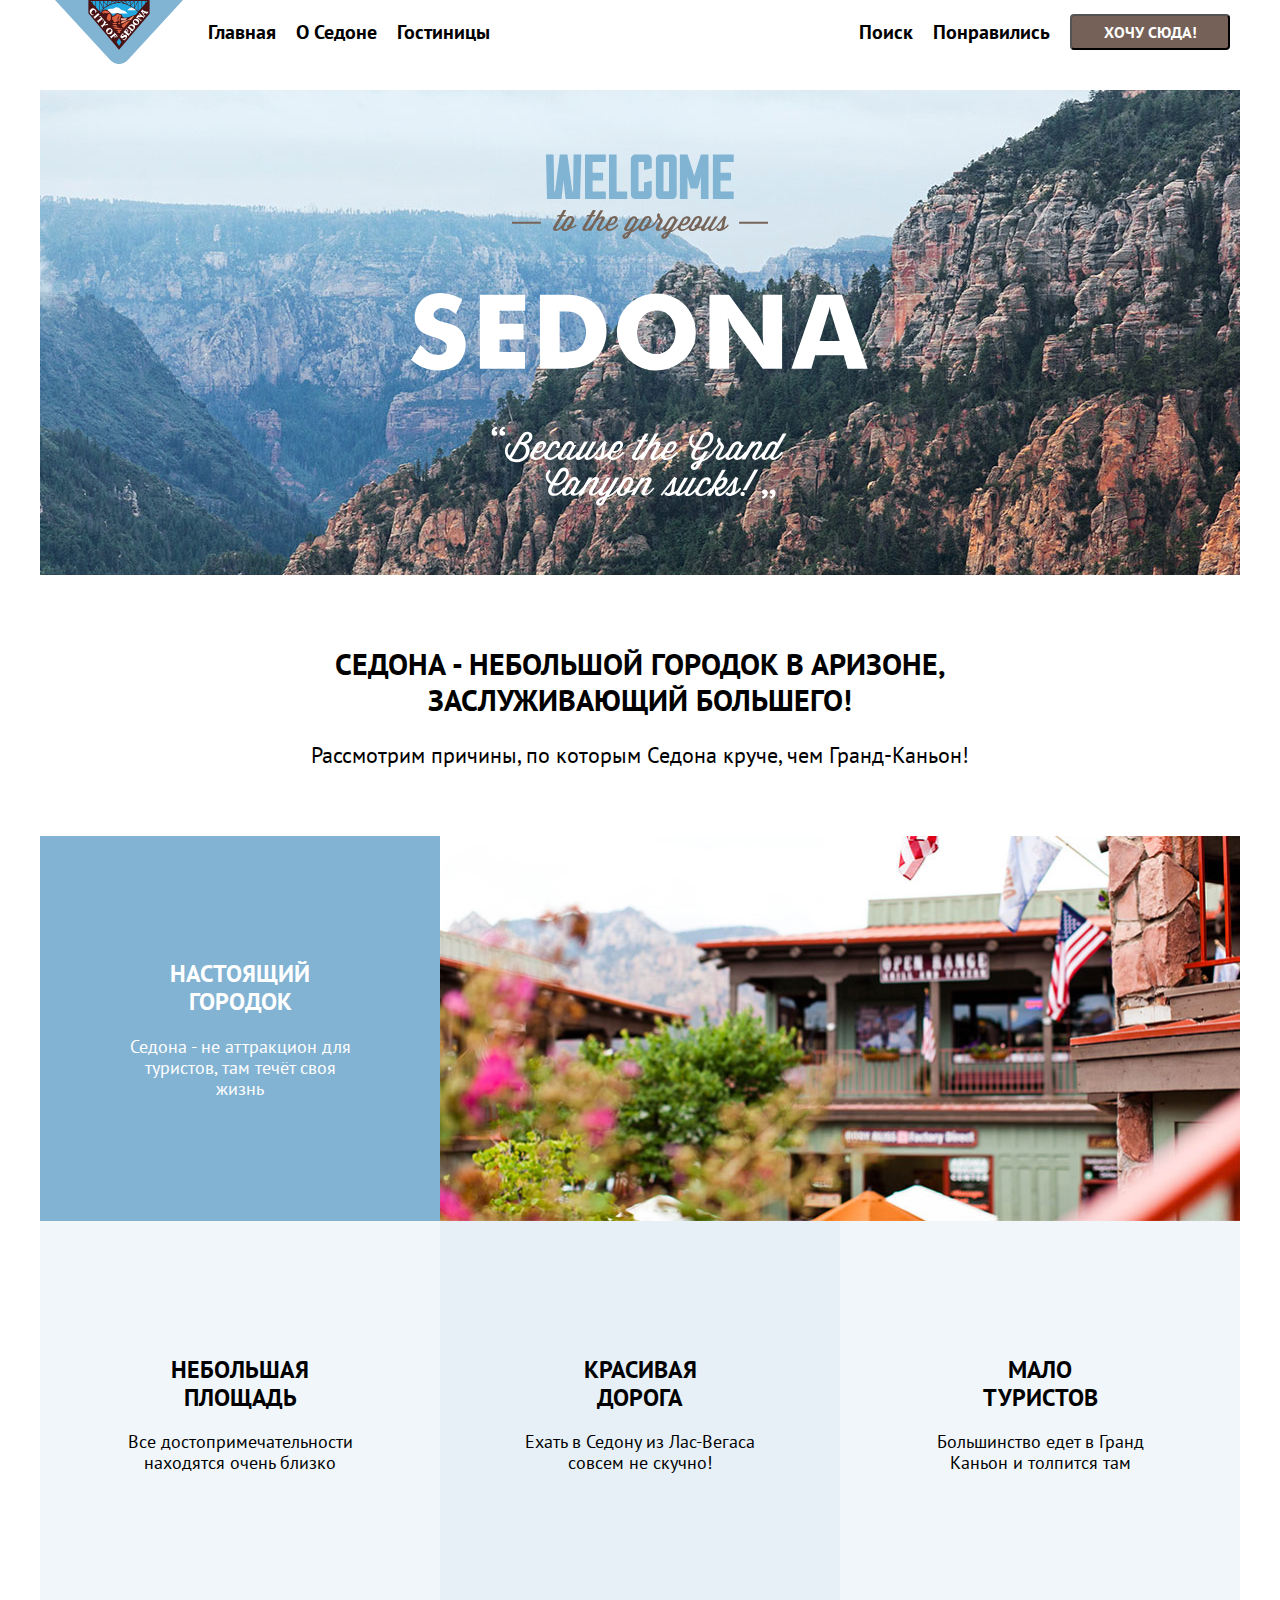
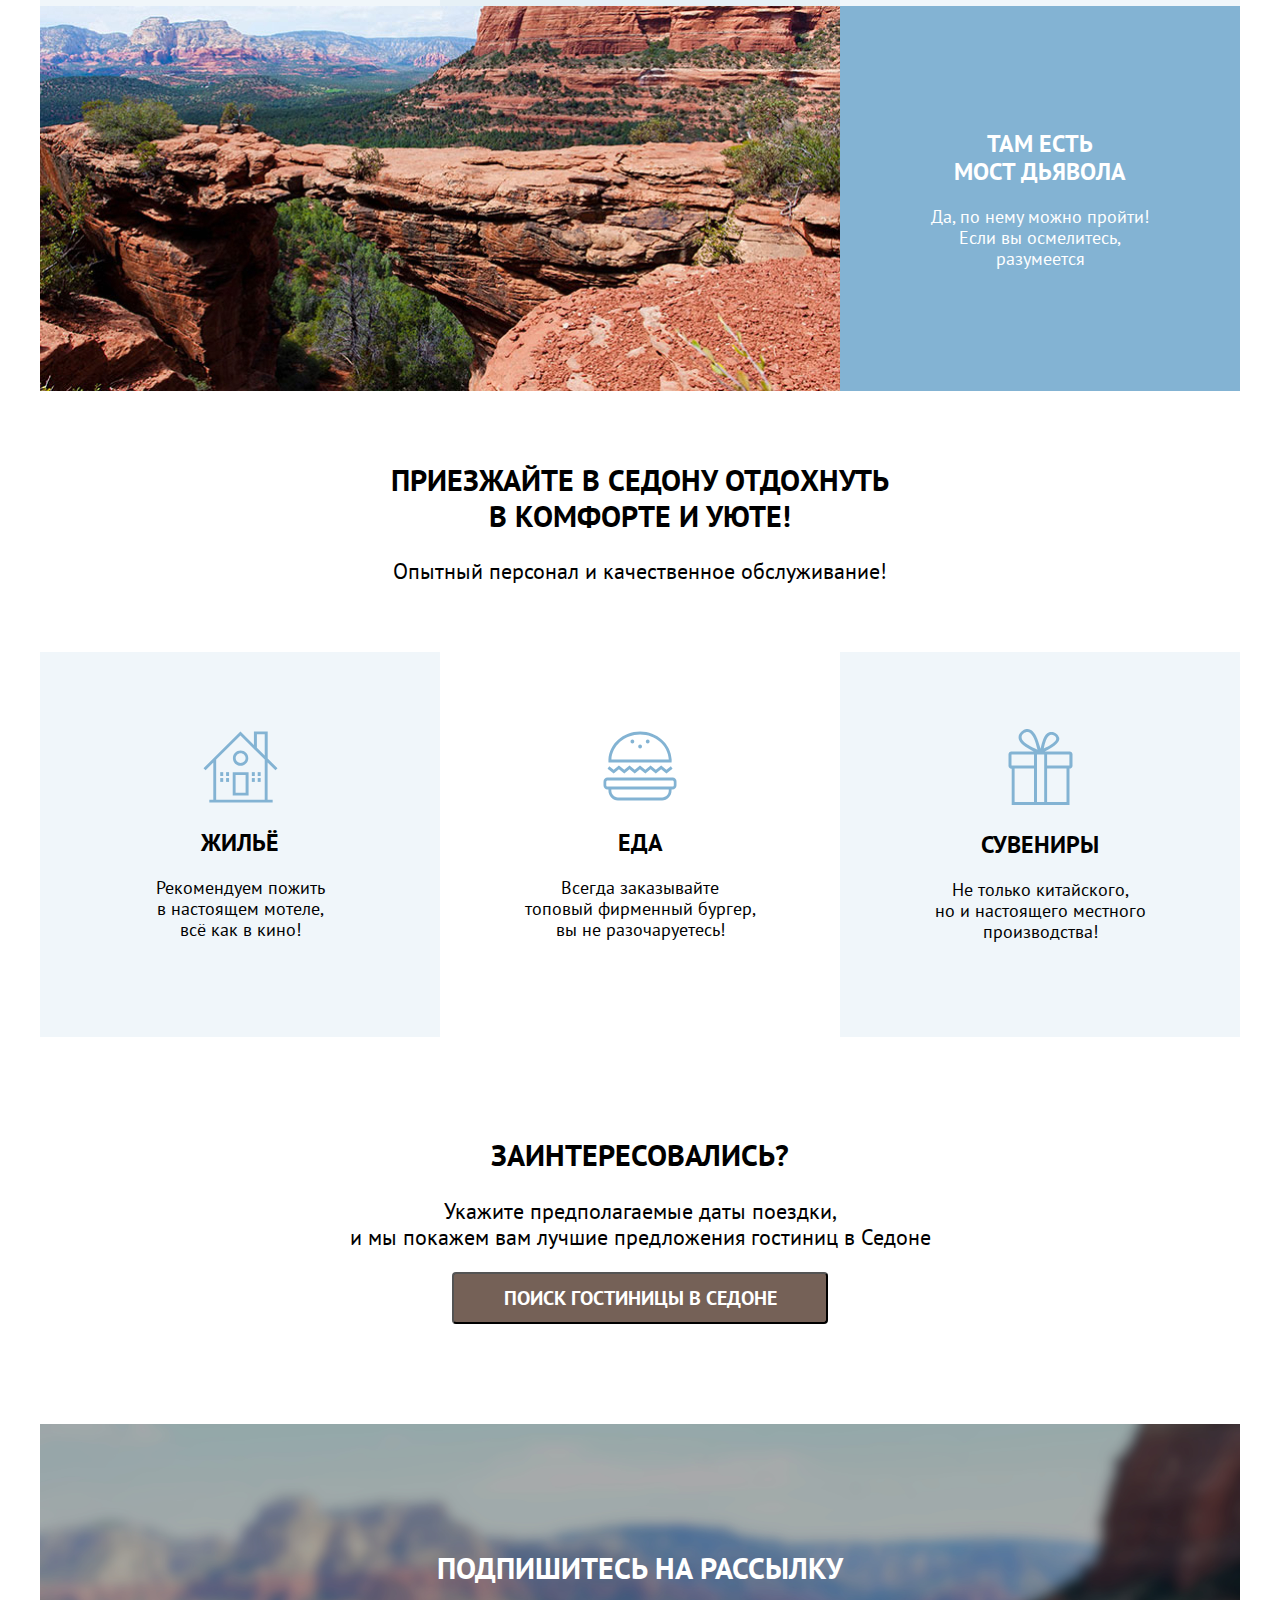
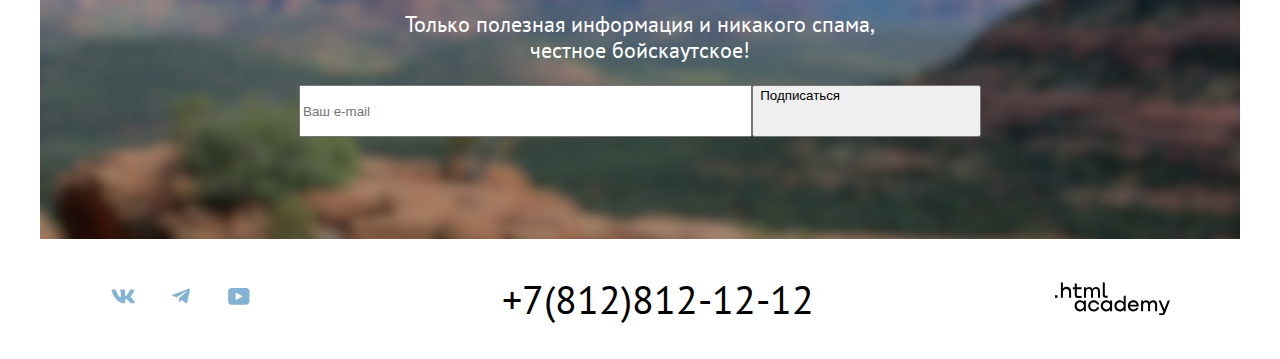
<file: index.html>
<!DOCTYPE html>
<html lang="ru">
  <head>
    <meta charset="utf-8">
    <meta name="viewport" content="width=device-width, initial-scale=1.0">
    <title>HTML Academy: Седона</title>
    <link rel="stylesheet" href="styles/styles.css">
  </head>
  <body>
    <header class="page-header">
      <nav class="navigation">
        <ul class="navigation-list">
         <li class="navigation-item">
            <img src="imgs/logo.svg" width="138" height="64" alt="Лого">
          </li>
          <li class="navigation-item">
            <a class="navigation-link" href="index.html">Главная</a>
          </li>
          <li class="navigation-item">
            <a class="navigation-link" href="about.html">О Седоне</a>
          </li>
          <li class="navigation-item">
            <a class="navigation-link" href="catalog.html">Гостиницы</a>
          </li>
        </ul>
        <ul class="navigation-list navigation-user">
          <li class="navigation-item">
            <a class="navigation-link" href="">Поиск</a>
          </li>
          <li class="navigation-item">
            <a class="navigation-link" href="">Понравились</a>
          </li>
          <li class="navigation-item">
            <button class="navigation-button" href="">Хочу сюда!</button>
          </li>
        </ul>
      </nav>
    </header>

    <main class="main-container main-index">
      <div class="page-container">
      <div class="introduction">
        <h1 class="gorgeous-sedona">
          <div class="welcome">
            <img src="imgs/welcome.svg">
          </div>
        </h1>
      </div>
      <section class="sedona-section">
        <h2 class="sedona-header">Седона - небольшой городок в Аризоне, <br />заслуживающий большего!</h1>
        <p class="sedona-text">Рассмотрим причины, по которым Седона круче, чем Гранд-Каньон!</p>
      </section>
        <section class="advantages">
        <ul class="advantages-list">
          <li class="advantages-item">
            <div class="white-text">
              <h2 class="advantages-title">Настоящий <br />городок</h2>
              <p class="advantages-description">Седона - не аттракцион для <br />туристов, там течёт своя <br />жизнь</p>
            </div>
          </li>
          <li class="advantages-item advantages-item-img">
            <img src="imgs/photo-1.jpg" width="800" height="385" alt="Городок">
          </li>
          <li class="advantages-item advantages-transparent-1">
            <h2 class="advantages-title">Небольшая <br />площадь</h2>
            <p class="advantages-description">Все достопримечательности <br />находятся очень близко</p>
          </li>
          <li class="advantages-item advantages-transparent-2">
            <h2 class="advantages-title">Красивая <br />дорога</h2>
            <p class="advantages-description">Ехать в Седону из Лас-Вегаса <br />совсем не скучно!</p>
          </li>
          <li class="advantages-item advantages-transparent-1">
            <h2 class="advantages-title">Мало <br />туристов</h2>
            <p class="advantages-description">Большинство едет в Гранд <br />Каньон и толпится там</p>
          </li>
          <li class="advantages-item advantages-item-img">
            <img src="imgs/photo-2.jpg" width="800" height="385" alt="Мост дьявола">
          </li>
          <li class="advantages-item">
            <div class="white-text">
              <h2 class="advantages-title">Там есть <br />Мост Дьявола</h2>
              <p class="advantages-description">Да, по нему можно пройти! <br />Если вы осмелитесь, <br />разумеется</p>
            </div>
          </li>
        </ul>
      </section>
      <section class="sedona-section">
        <h2 class="sedona-header">Приезжайте в Седону отдохнуть <br />в комфорте и уюте!</h2>
        <p class="sedona-text">Опытный персонал и качественное обслуживание!</p>
      </section>
      <section class="advantages-two">
        <ul class="advantages-two-list">
          <li class="advantages-two-item advantages-transparent-1">
            <img src="imgs/house.svg" width="75" height="72" alt="Жильё">
            <h2 class="advantages-two-title">Жильё</h2>
            <p>Рекомендуем пожить <br />в настоящем мотеле, <br />всё как в кино!</p>
          </li>
          <li class="advantages-two-item">
            <img src="imgs/burger.svg" width="75" height="72" alt="Еда">
            <h2 class="advantages-two-title">Еда</h2>
            <p>Всегда заказывайте <br />топовый фирменный бургер, <br />вы не разочаруетесь!</p>
          </li>
          <li class="advantages-two-item advantages-transparent-1" width="75" height="72" alt="Сувениры">
            <img src="imgs/gift.svg">
            <h2 class="advantages-two-title">Сувениры</h2>
            <p>Не только китайского,<br /> но и настоящего местного <br />производства!</p>
          </li>
        </ul>
      </section>
      <section class="best-hotels">
        <h2 class="sedona-header">Заинтересовались?</h2>
        <p class="sedona-text">Укажите предполагаемые даты поездки, <br />и мы покажем вам лучшие предложения гостиниц в Седоне</p>
        <div class="search-sedona">
          <button class="button button-all" href="hotels.html">Поиск гостиницы в Седоне</button>
        </div>
      </section>
      <section class="subscription">
        <h2 class="subscription-header">Подпишитесь на рассылку</h2>
        <p class="subscription-text">Только полезная информация и никакого спама, <br />честное бойскаутское!</p>
        <form class="email-form" action="https://echo.htmlacademy.ru/" method="post">
          <input class="email-input"type="text" name="email-user" placeholder="Ваш e-mail">
          <button class="email-button button" type="submit">Подписаться</button>
        </form>
      </section>
      </div>
    </main>
    <footer class="page-footer">
      <div class="page-footer-container">
      <section class="footer-social">
        <ul class="footer-social-list">
          <li class="footer-social-item">
            <a class="button" href="https://vk.com/htmlacademy">
              <img src="imgs/social-vk.svg" width="47.33" height="40" alt="ВКонтакте">
            </a>
          </li>
          <li class="footer-social-item">
            <a class="button" href="https://t.me/htmlacademy ">
              <img src="imgs/social-telegram.svg" width="47.33" height="40" alt="Телеграм">
            </a>
          </li>
          <li class="footer-social-item">
            <a class="button" href="https://www.youtube.com/user/htmlacademyru">
              <img src="imgs/social-youtube.svg" width="47.33" height="40" alt="Ютуб">
            </a>
          </li>
        </ul>
      </section>
      <a class="footer-contacts-phone" href="tel:+78128121212">+7(812)812-12-12</a>
      <a class="button html-academy" href="https://htmlacademy.ru/">
        <img src="imgs/logo_htmlacademy.svg">
      </a>
      </div>
    </footer>
  </body>
</html>
</file>
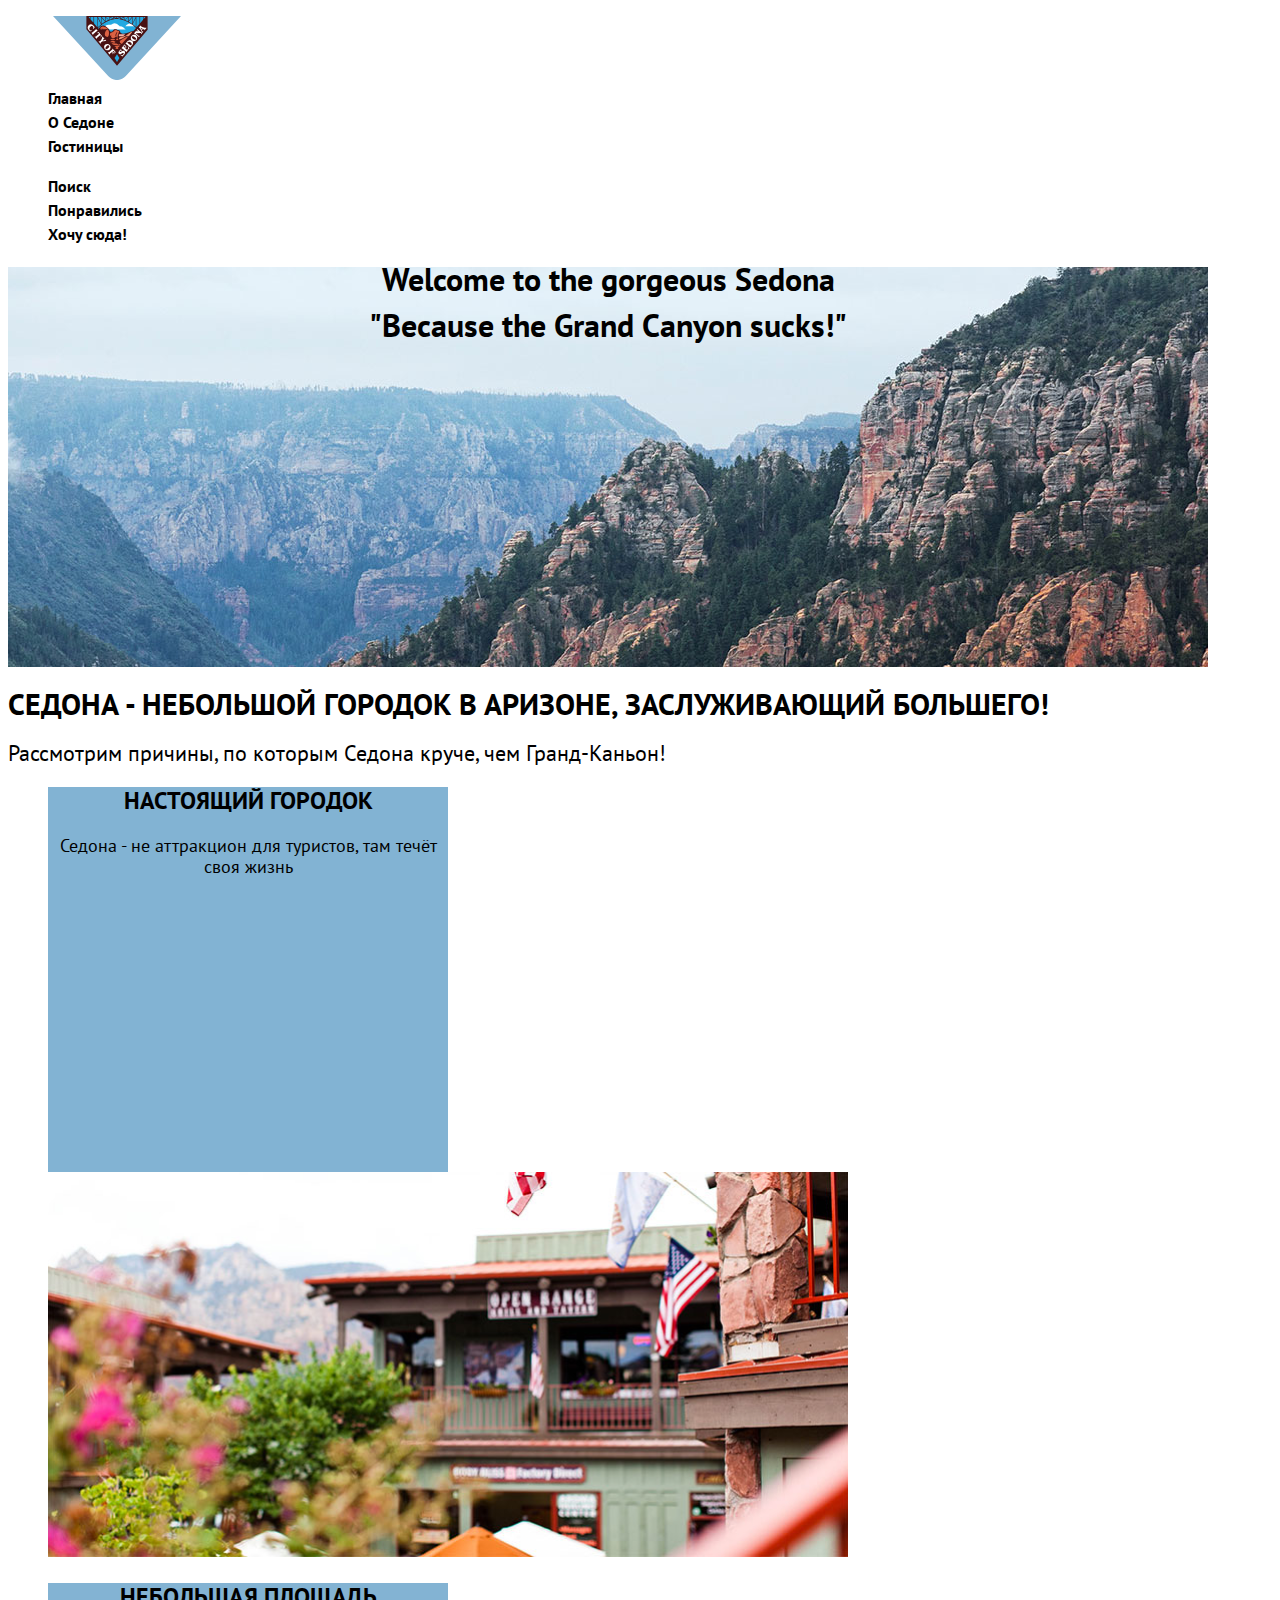
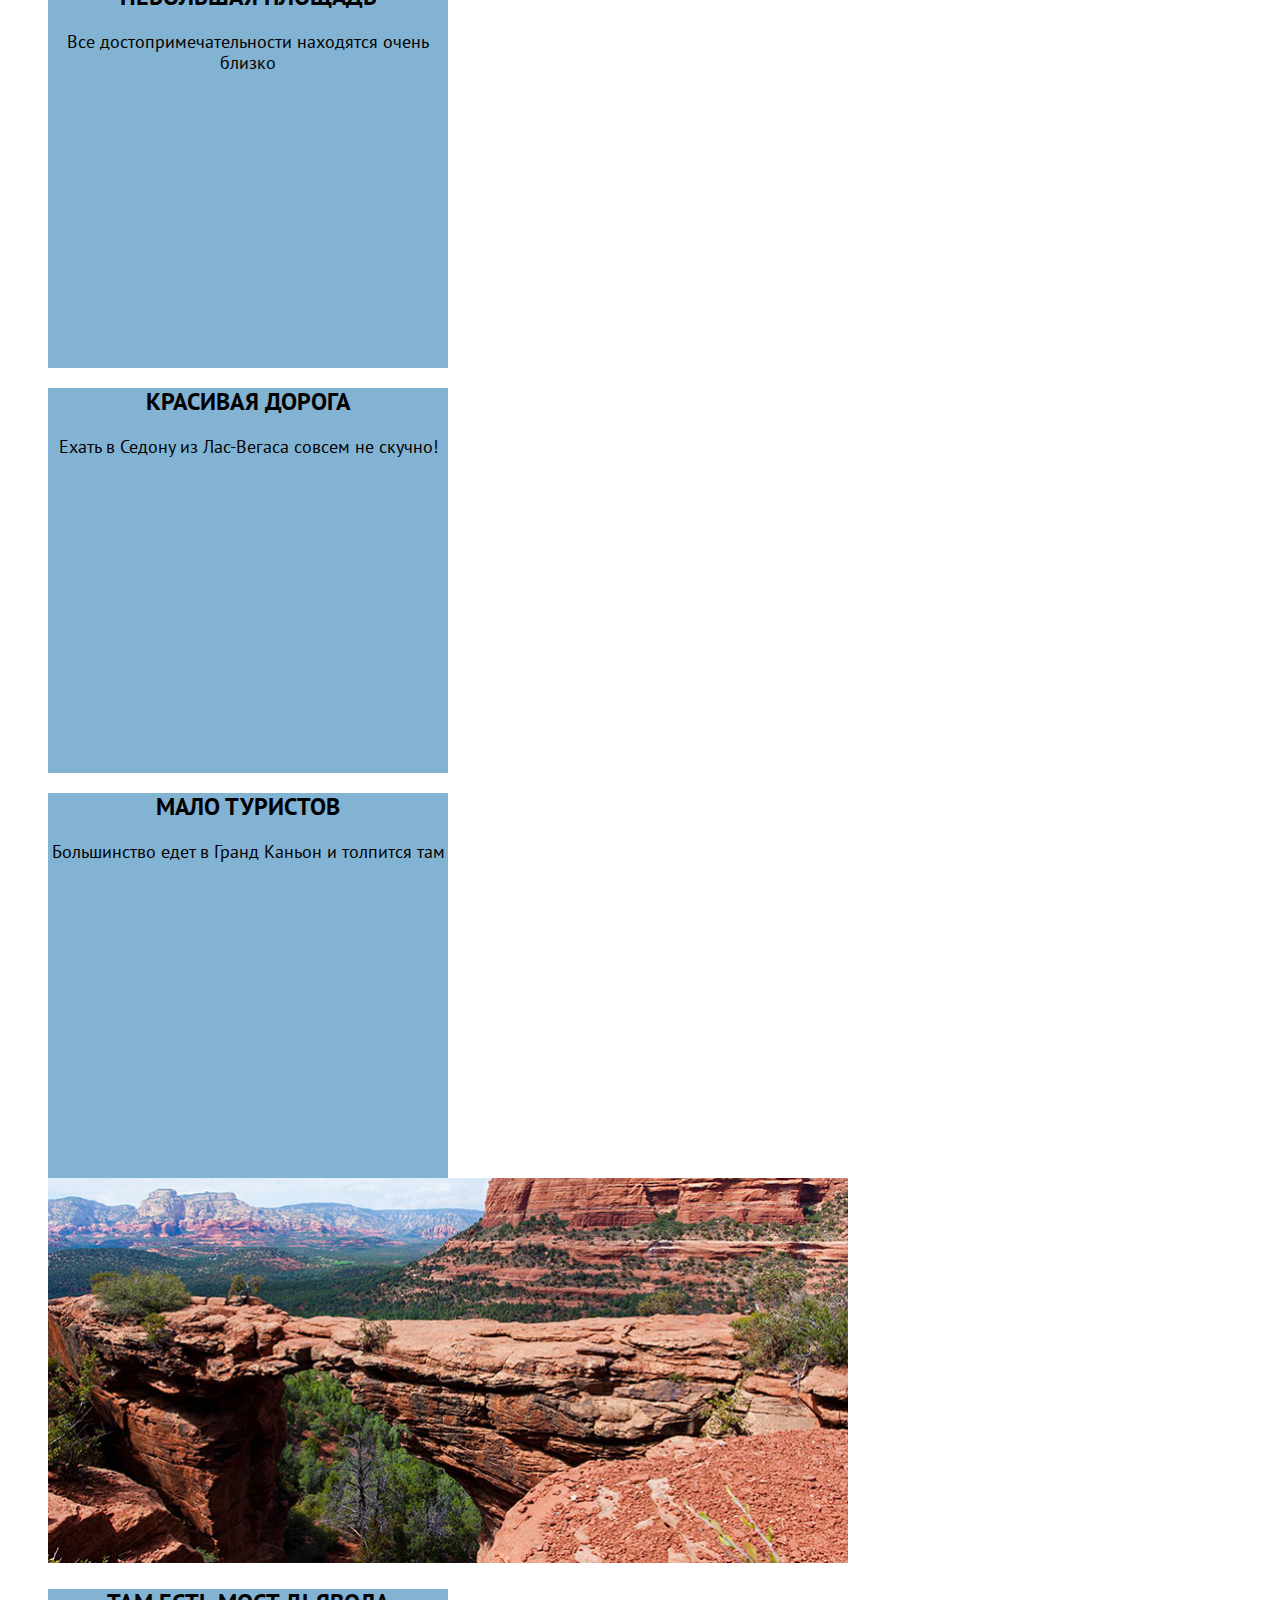
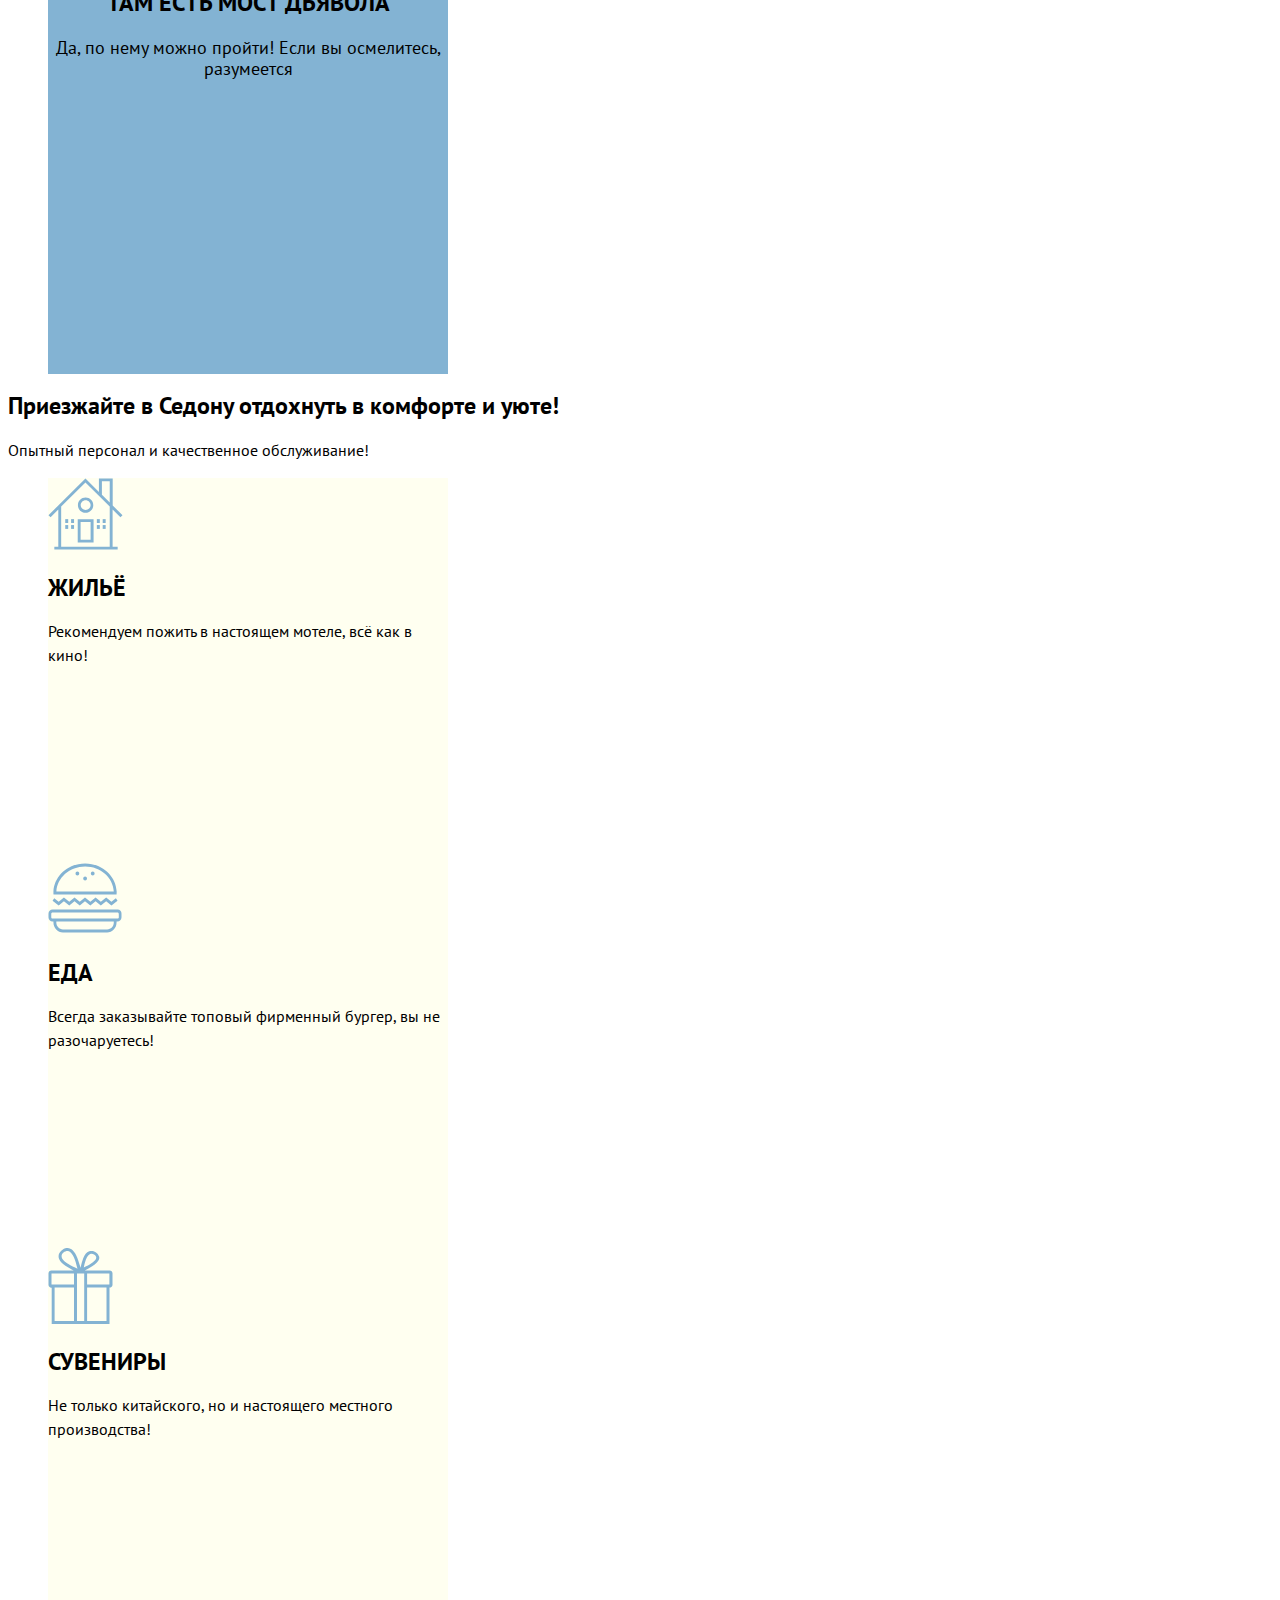
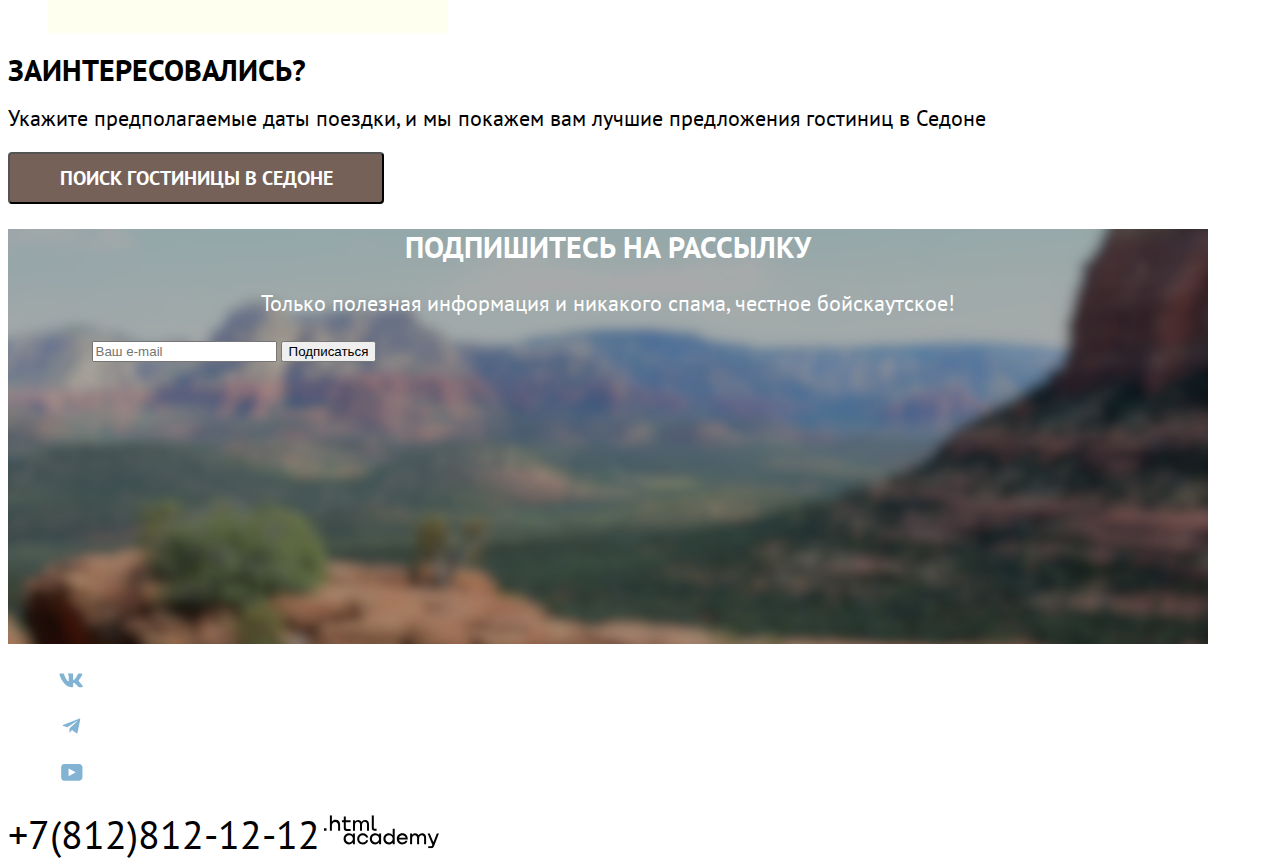
<file: 1/index.html>
<!DOCTYPE html>
<html lang="ru">
  <head>
    <meta charset="utf-8">
    <meta name="viewport" content="width=device-width, initial-scale=1.0">
    <title>HTML Academy: Седона</title>
    <link rel="stylesheet" href="styles/styles.css">
    <base href="https://htmlacademy-univer-htmlcss-1.github.io/2578231-sedona-2/1/">
</head>
  <body>
    <header class="page-header">
      <nav class="navigation">
        <ul class="navigation-list">
          <li class="navigation-item">
            <img src="imgs/logo.svg" width="138" height="64" alt="Лого">
          </li>
          <li class="navigation-item">
            <a class="navigation-link" href="index.html">Главная</a>
          </li>
          <li class="navigation-item">
            <a class="navigation-link" href="about.html">О Седоне</a>
          </li>
          <li class="navigation-item">
            <a class="navigation-link" href="catalog.html">Гостиницы</a>
          </li>
        </ul>
        <ul class="navigation-list navigation-user">
          <li class="navigation-item">
            <span class="navigation-link" href="">Поиск</a>
          </li>
          <li class="navigation-item">
            <span class="navigation-link" href="">Понравились</a>
          </li>
          <li class="navigation-item">
            <span class="navigation-link" href="">Хочу сюда!</a>
          </li>
        </ul>
      </nav>
    </header>

    <main class="main-index">
      <div class="introduction">
        <h1 class="gorgeous-sedona">Welcome to the gorgeous Sedona</h1>
        <h1 class="gorgeous-sedona">"Because the Grand Canyon sucks!"</h1>
      </div>
      <section>
        <h2 class="sedona-header">Седона - небольшой городок в Аризоне, заслуживающий большего!</h1>
        <p class="sedona-text">Рассмотрим причины, по которым Седона круче, чем Гранд-Каньон!</p>
      </section>
        <section class="advantages">
        <ul class="advantages-list">
          <li class="advantages-item" id="advantages-item-1">
            <h2 class="advantages-title">Настоящий городок</h2>
            <p class="advantages-description">Седона - не аттракцион для туристов, там течёт своя жизнь</p>
          </li>
          <li class="advantages-item">
            <img src="imgs/photo-1.png" width="800" height="385" alt="Городок">
          </li>
          <li class="advantages-item" id="advantages-item-2">
            <h2 class="advantages-title">Небольшая площадь</h2>
            <p class="advantages-description">Все достопримечательности находятся очень близко</p>
          </li>
          <li class="advantages-item" id="advantages-item-3">
            <h2 class="advantages-title">Красивая дорога</h2>
            <p class="advantages-description">Ехать в Седону из Лас-Вегаса совсем не скучно!</p>
          </li>
          <li class="advantages-item" id="advantages-item-4">
            <h2 class="advantages-title">Мало туристов</h2>
            <p class="advantages-description">Большинство едет в Гранд Каньон и толпится там</p>
          </li>
          <li class="advantages-item">
            <img src="imgs/photo-2.png" width="800" height="385" alt="Мост дьявола">
          </li>
          <li class="advantages-item" id="advantages-item-5">
            <h2 class="advantages-title">Там есть Мост Дьявола</h2>
            <p class="advantages-description">Да, по нему можно пройти! Если вы осмелитесь, разумеется</p>
          </li>
        </ul>
      </section>
      <h2 class="visually-hidden">Приезжайте в Седону отдохнуть в комфорте и уюте!</h2>
      <p class="hidden-description">Опытный персонал и качественное обслуживание!</p>
      <section class="advantages-two">
        <ul class="advantages-two-list">
          <li class="advantages-two-item">
            <img src="imgs/house.svg" width="75" height="72" alt="Жильё">
            <h2 class="advantages-two-title">Жильё</h2>
            <p>Рекомендуем пожить в настоящем мотеле, всё как в кино!</p>
          </li>
          <li class="advantages-two-item">
            <img src="imgs/burger.svg" width="75" height="72" alt="Еда">
            <h2 class="advantages-two-title">Еда</h2>
            <p>Всегда заказывайте топовый фирменный бургер, вы не разочаруетесь!</p>
          </li>
          <li class="advantages-two-item" width="75" height="72" alt="Сувениры">
            <img src="imgs/gift.svg">
            <h2 class="advantages-two-title">Сувениры</h2>
            <p>Не только китайского, но и настоящего местного производства!</p>
          </li>
        </ul>
      </section>
      <section>
        <h2 class="sedona-header">Заинтересовались?</h2>
        <p class="sedona-text">Укажите предполагаемые даты поездки, и мы покажем вам лучшие предложения гостиниц в Седоне</p>
        <button class="button button-all" href="hotels.html">Поиск гостиницы в Седоне</a>
      </section>
      <section class="subscription">
        <h2 class="subscription-header">Подпишитесь на рассылку</h2>
        <p class="subscription-text">Только полезная информация и никакого спама, честное бойскаутское!</p>
        <form class="email-form" action="https://echo.htmlacademy.ru/" method="post">
          <input type="text" name="email-user" placeholder="Ваш e-mail">
          <button class="button" type="submit">Подписаться</button>
        </form>
      </section>
    </main>
    <footer class="page-footer">
      <section class="footer-social">
        <ul class="footer-social-list">
          <li class="footer-social-item">
            <a class="button" href="https://vk.com/htmlacademy">
              <img src="imgs/social-vk.svg" width="47.33" height="40" alt="ВКонтакте">
            </a>
          </li>
          <li class="footer-social-item">
            <a class="button" href="https://t.me/htmlacademy ">
              <img src="imgs/social-telegram.svg" width="47.33" height="40" alt="Телеграм">
            </a>
          </li>
          <li class="footer-social-item">
            <a class="button" href="https://www.youtube.com/user/htmlacademyru">
              <img src="imgs/social-youtube.svg" width="47.33" height="40" alt="Ютуб">
            </a>
          </li>
        </ul>
      </section>
      <a class="footer-contacts-phone" href="tel:+78128121212">+7(812)812-12-12</a>
      <a class="button" href="https://htmlacademy.ru/">
        <img src="imgs/logo_htmlacademy.svg">
      </a>
    </footer>
  </body>
</html>
</file>
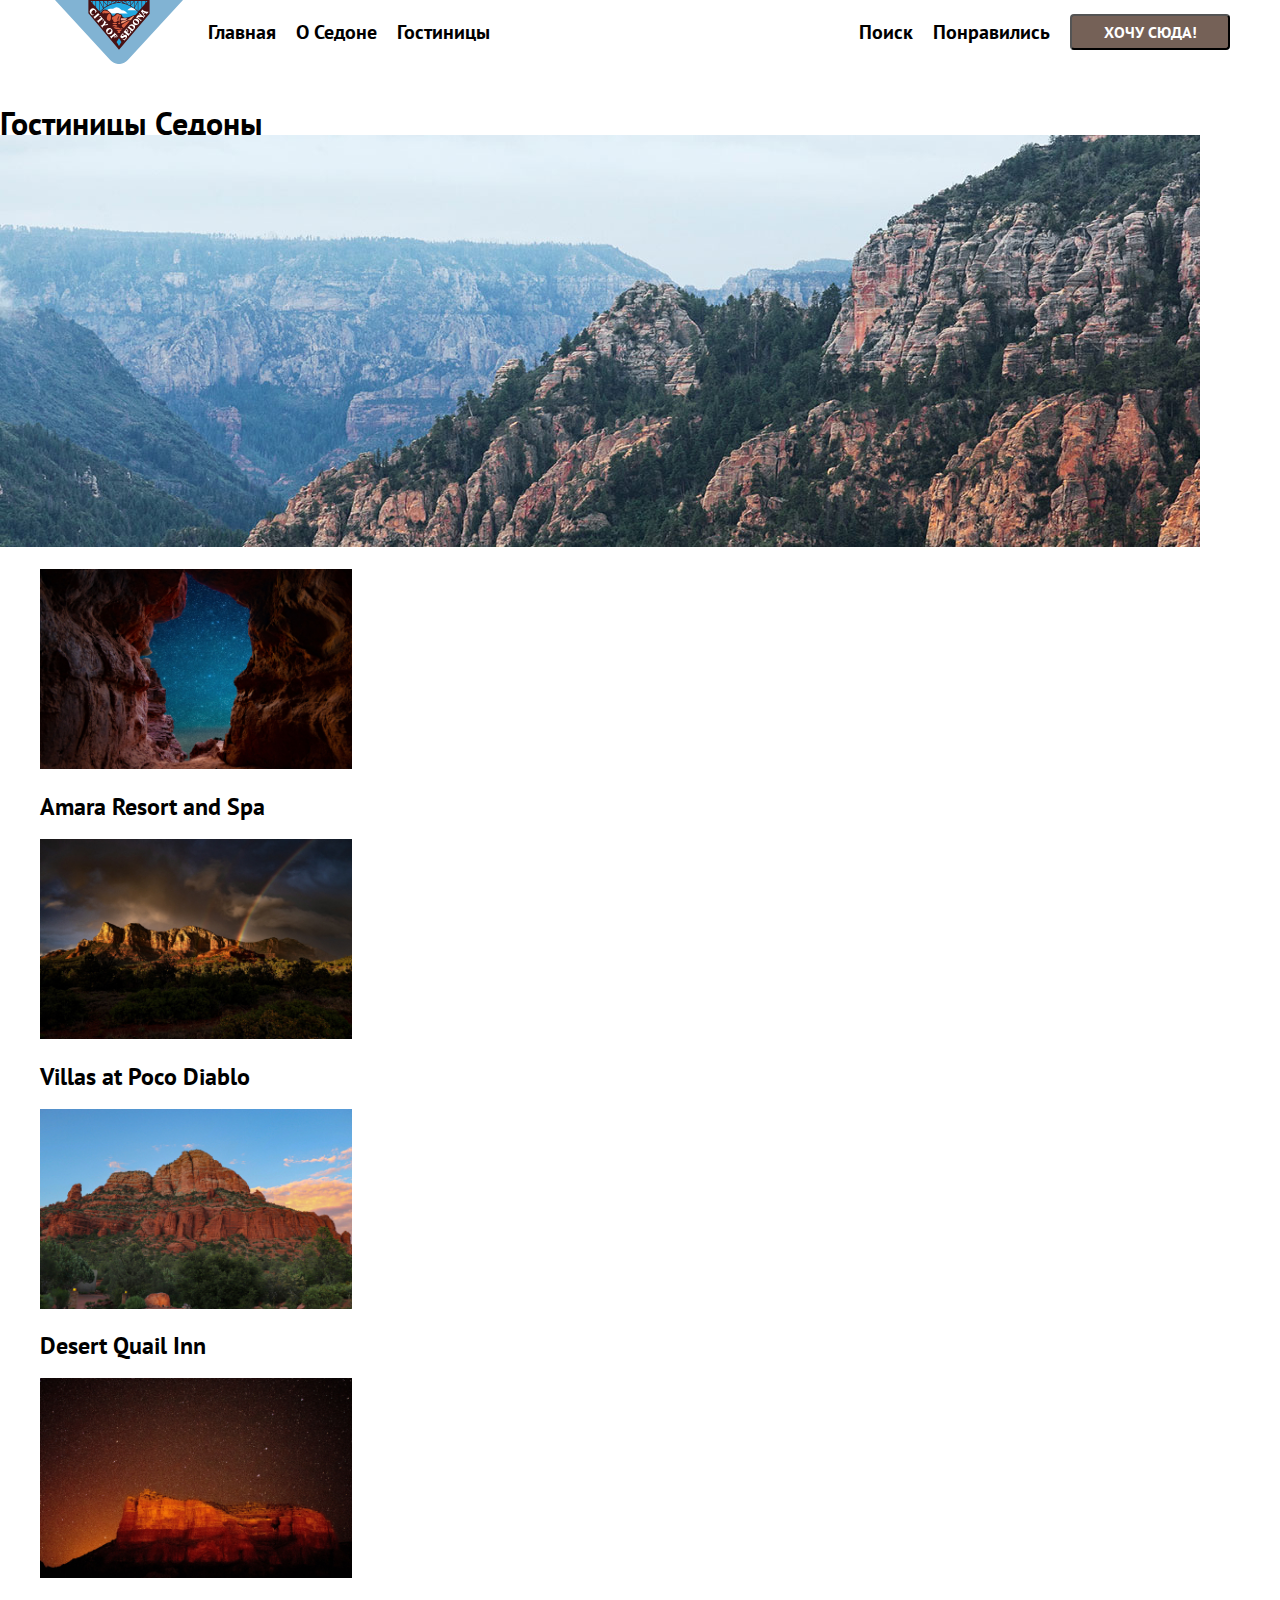
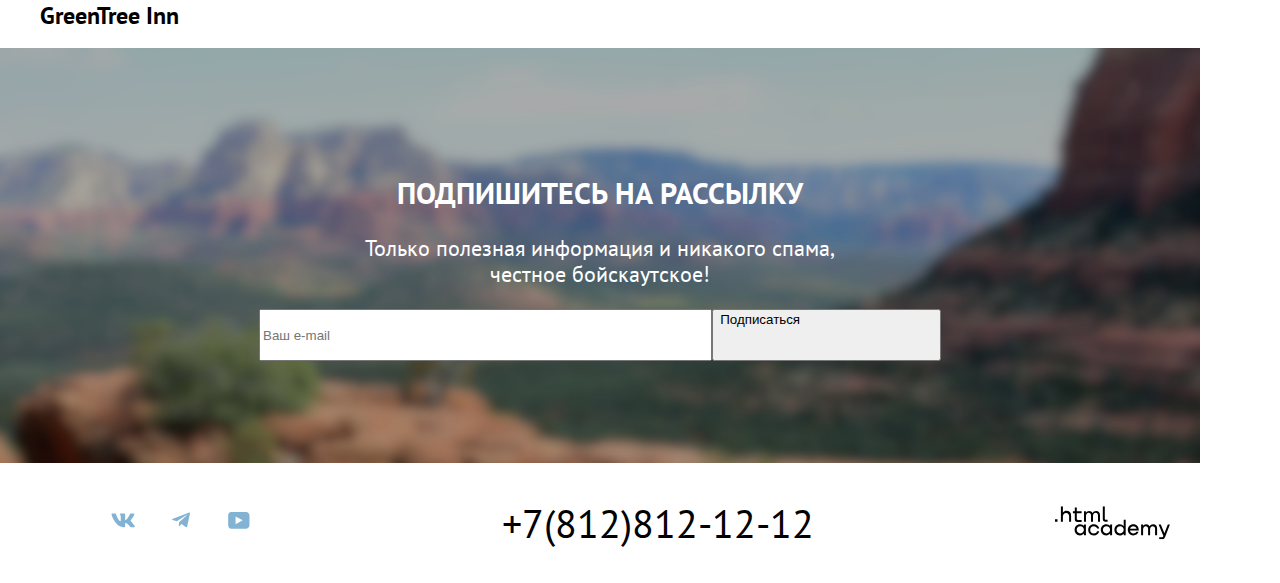
<file: catalog.html>
<!DOCTYPE html>
<html lang="en">
  <head>
    <meta charset="UTF-8">
    <meta name="viewport" content="width=device-width, initial-scale=1.0">
    <title>Document</title>
    <link rel="stylesheet" href="styles/styles.css">
  </head>
  <body>
    <header class="page-header">
      <nav class="navigation">
        <ul class="navigation-list">
        <li class="navigation-item">
            <img src="imgs/logo.svg" width="138" height="64" alt="Лого">
          </li>
          <li class="navigation-item">
            <a class="navigation-link" href="index.html">Главная</a>
          </li>
          <li class="navigation-item">
            <a class="navigation-link" href="about.html">О Седоне</a>
          </li>
          <li class="navigation-item">
            <a class="navigation-link" href="catalog.html">Гостиницы</a>
          </li>
        </ul>
        <ul class="navigation-list navigation-user">
          <li class="navigation-item">
            <a class="navigation-link" href="">Поиск</a>
          </li>
          <li class="navigation-item">
            <a class="navigation-link" href="">Понравились</a>
          </li>
          <li class="navigation-item">
            <button class="navigation-button" href="">Хочу сюда!</button>
          </li>
        </ul>
      </nav>
    </header>
    <main class="main-container main-index">
      <section class="options">
        <h1> Гостиницы Седоны
          <img src="imgs/index-background.jpg" width="1200" height="412" alt="Седона">
        </h1>
      </section>
      <section class="hotels">
        <ul class="hotels-list">
          <li class="hotels-item">
            <img src="imgs/hotel-1.jpg" width="312" height="200" alt="Отель">
            <h2>Amara Resort and Spa</h2>
          </li>
          <li class="hotels-item">
            <img src="imgs/hotel-2.jpg" width="312" height="200" alt="Отель">
            <h2>Villas at Poco Diablo</h2>
          </li>
          <li class="hotels-item">
            <img src="imgs/hotel-3.jpg" width="312" height="200" alt="Отель">
            <h2>Desert Quail Inn</h2>
          </li>
          <li class="hotels-item">
            <img src="imgs/hotel-4.jpg" width="312" height="200" alt="Отель">
            <h2>GreenTree Inn</h2>
          </li>
        </ul>
      </section>
      </ul>
      <section class="subscription">
        <h2 class="subscription-header">Подпишитесь на рассылку</h2>
        <p class="subscription-text">Только полезная информация и никакого спама, <br />честное бойскаутское!</p>
        <form class="email-form" action="https://echo.htmlacademy.ru/" method="post">
          <input class="email-input"type="text" name="email-user" placeholder="Ваш e-mail">
          <button class="email-button button" type="submit">Подписаться</button>
        </form>
      </section>
    </main>
      <footer class="page-footer">
        <div class="page-footer-container">
        <section class="footer-social">
          <ul class="footer-social-list">
            <li class="footer-social-item">
              <a class="button" href="https://vk.com/htmlacademy">
                <img src="imgs/social-vk.svg" width="47.33" height="40" alt="ВКонтакте">
              </a>
            </li>
            <li class="footer-social-item">
              <a class="button" href="https://t.me/htmlacademy ">
                <img src="imgs/social-telegram.svg" width="47.33" height="40" alt="Телеграм">
              </a>
            </li>
            <li class="footer-social-item">
              <a class="button" href="https://www.youtube.com/user/htmlacademyru">
                <img src="imgs/social-youtube.svg" width="47.33" height="40" alt="Ютуб">
              </a>
            </li>
          </ul>
        </section>
        <a class="footer-contacts-phone" href="tel:+78128121212">+7(812)812-12-12</a>
        <a class="button html-academy" href="https://htmlacademy.ru/">
          <img src="imgs/logo_htmlacademy.svg">
        </a>
        </div>
      </footer>
  </body>
</html>
</file>
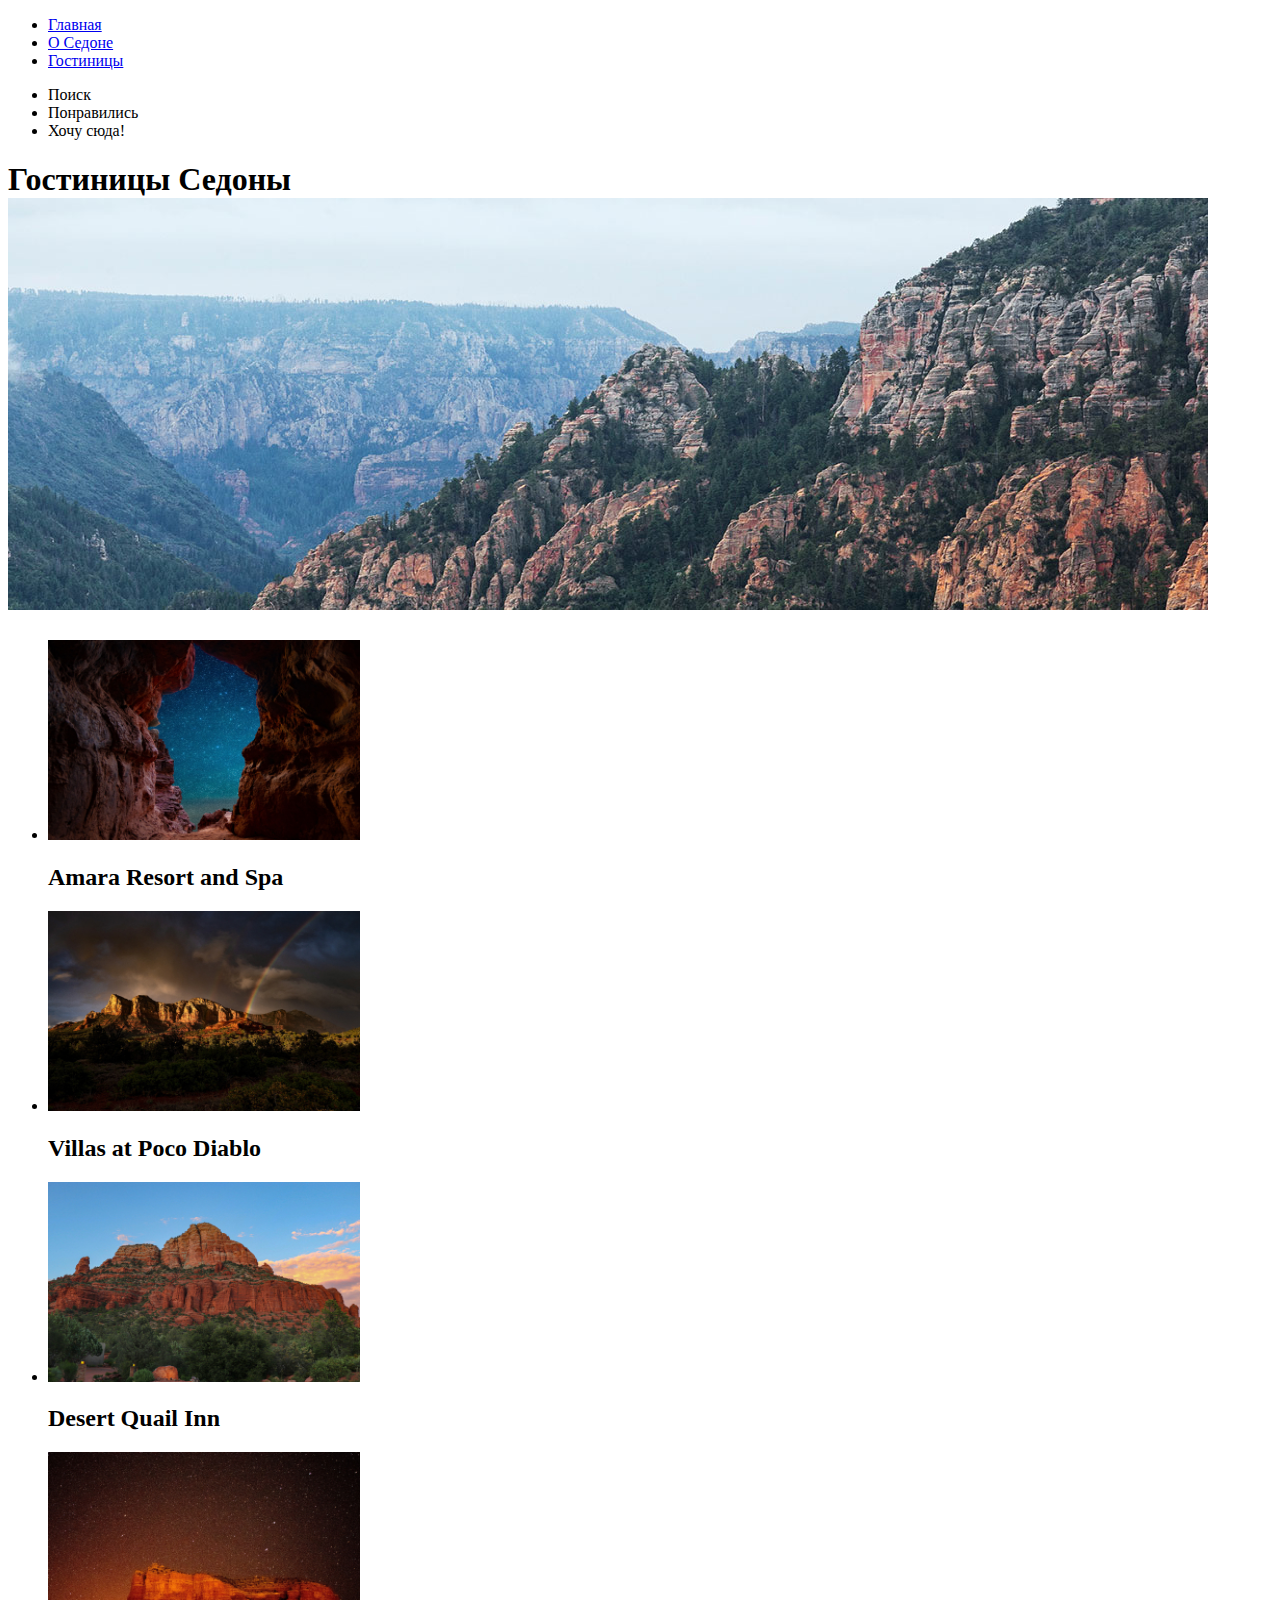
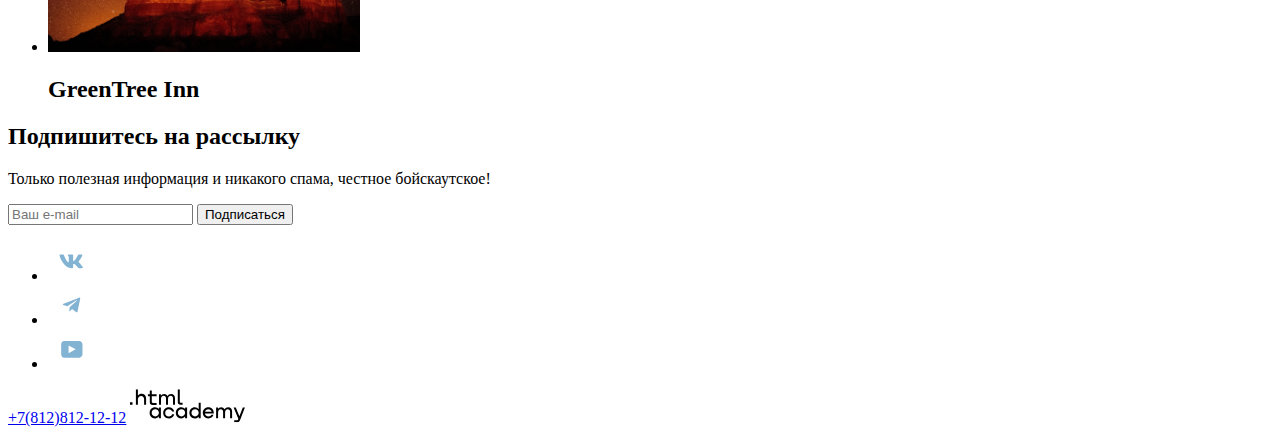
<file: 1/catalog.html>
<!DOCTYPE html>
<html lang="en">
<head>
    <meta charset="UTF-8">
    <meta name="viewport" content="width=device-width, initial-scale=1.0">
    <title>Document</title>
  <base href="https://htmlacademy-univer-htmlcss-1.github.io/2578231-sedona-2/1/">
</head>
<body>
    <header class="page-header">
        <nav class="navigation">
          <ul class="navigation-list">
            <li class="navigation-item">
              <a class="navigation-link" href="index.html">Главная</a>
            </li>
            <li class="navigation-item">
              <a class="navigation-link" href="about.html">О Седоне</a>
            </li>
            <li class="navigation-item">
              <a class="navigation-link" href="catalog.html">Гостиницы</a>
            </li>
          </ul>
          <ul class="navigation-list navigation-user">
            <li class="navigation-item">
              <span class="visually-hidden" href="">Поиск</a>
            </li>
            <li class="navigation-item">
              <span class="visually-hidden" href="">Понравились</a>
            </li>
            <li class="navigation-item">
              <span class="visually-hidden" href="">Хочу сюда!</a>
            </li>
          </ul>
        </nav>
      </header>
      <main>
        <section class="options">
            <h1>
                Гостиницы Седоны
                <img src="imgs/index-background.png" width="1200" height="412" alt="Седона">
            </h1>
        </section>
        <section class="hotels">
            <ul class="hotels-list">
                <li class="hotels-item">
                    <img src="imgs/hotel-1.jpg" width="312" height="200" alt="Отель">
                    <h2>Amara Resort and Spa</h2>
                </li>
                <li class="hotels-item">
                    <img src="imgs/hotel-2.jpg" width="312" height="200" alt="Отель">
                    <h2>Villas at Poco Diablo</h2>
                </li>
                <li class="hotels-item">
                    <img src="imgs/hotel-3.jpg" width="312" height="200" alt="Отель">
                    <h2>Desert Quail Inn</h2>
                </li>
                <li class="hotels-item">
                    <img src="imgs/hotel-4.jpg" width="312" height="200" alt="Отель">
                    <h2>GreenTree Inn</h2>
                </li>
            </ul>
        </section>

        </ul>
        <section class="subscription">
            <h2 class="visually-hidden">Подпишитесь на рассылку</h2>
            <p class="hidden-description">Только полезная информация и никакого спама, честное бойскаутское!</p>
            <form class="email-form" action="https://echo.htmlacademy.ru/" method="post">
              <input type="text" name="email-user" placeholder="Ваш e-mail">
              <button class="button" type="submit">Подписаться</button>
            </form>
          </section>
      </main>
      <footer class="page-footer">
        <section class="footer-social">
          <ul class="footer-social-list">
            <li class="footer-social-item">
              <a class="button" href="https://vk.com/htmlacademy">
                <img src="imgs/social-vk.svg" width="47.33" height="40" alt="ВКонтакте">
              </a>
            </li>
            <li class="footer-social-item">
              <a class="button" href="https://t.me/htmlacademy ">
                <img src="imgs/social-telegram.svg" width="47.33" height="40" alt="Телеграм">
              </a>
            </li>
            <li class="footer-social-item">
              <a class="button" href="https://www.youtube.com/user/htmlacademyru">
                <img src="imgs/social-youtube.svg" width="47.33" height="40" alt="Ютуб">
              </a>
            </li>
          </ul>
        </section>
        <a class="footer-contacts-phone" href="tel:+78128121212">+7(812)812-12-12</a>
        <a class="button" href="https://htmlacademy.ru/">
          <img src="imgs/logo_htmlacademy.svg">
        </a>
      </footer>
</body>
</html>
</file>
<file: styles/styles.css>
@font-face {
  font-family: "PT Sans";
  font-style: normal;
  font-weight: 400;
  src: url("../fonts/ptsans-400.woff2") format("woff2");
  font-display: swap;
}

@font-face {
  font-family: "PT Sans";
  font-style: normal;
  font-weight: 700;
  src: url("../fonts/ptsans-700.woff2") format("woff2");
  font-display: swap;
}

html {
  height: 100%;
}

body {
  margin: 0;
  display: flex;
  flex-direction: column;
  min-height: 100%;
  font-family: "PT Sans", sans-serif;
  font-size: 16px;
  line-height: 24px;
  background-color: #ffffff;
}

ul {
  list-style-type: none;
}

.page-header {
  color: #000000;
  background-color: #ffffff;
}

.navigation {
  display: flex;
  width: 1200px;
  height: 90px;
  margin: 0 auto;
  padding: 0;
}

.navigation-list {
  margin-top: 0;
  padding: 0;
  display: flex;
}

.navigation-item {
  padding: 10px;
  padding-top: 0;
  margin: 0;
  justify-content: center;
  align-items: center;
  align-content: center;
}

.navigation-user {
  margin-left: auto;
}

.navigation-link {
  line-height: 24px;
  font-size: 20px;
  font-weight: 700;
  color: #000000;
  text-align: center;
  background-color: #ffffff;
  text-decoration: none;
}

.navigation-button {
  font-family: inherit;
  font-size: 16px;
  line-height: 20px;
  text-align: center;
  font-weight: 700;
  width: 160px;
  height: 36px;
  border-radius: 4px;
  gap: 10px;
  background-color: #756157;
  color: #ffffff;
  text-transform: uppercase;
  text-decoration: none;
}

.main-container {
  flex-grow: 1;
}

.main-index {
  color: #000000;
  background-color: #ffffff;
}

.page-container {
  width: 1200px;
  margin: 0 auto;
}

.introduction {
  width: 1200px;
  height: 485px;
  background-image: url("../imgs/index-background.jpg");
  background-color: #ffffff;
  background-size: 100% auto;
  background-repeat: no-repeat;
  line-height: 36px;
  text-align: center;
  justify-content: center;
  align-items: center;
  align-content: center;
}

.sedona-section {
  width: 1200px;
  height: 261px;
  align-content: center;
}

.gorgeous-sedona {
  text-align: center;
}

.sedona-header {
  color:#000000;
  font-size: 30px;
  font-weight: 700;
  line-height: 36px;
  text-align: center;
  text-transform: uppercase;
}

.sedona-text {
  color: #000000;
  font-size: 22px;
  line-height: 26px;
  font-weight: 400;
  text-align: center;
}

.advantages-list {
  margin: 0;
  padding: 0;
  display: flex;
  flex-wrap: wrap;
  text-align: center;
}

.advantages-item {
  justify-content: center;
  text-align: center;
  align-items: center;
  align-content: center;
  width: 400px;
  height: 385px;
  background-color: rgba(131, 179, 211, 1);
  vertical-align: bottom;
}

.advantages-title {
  color: black;
  text-align: center;
  font-size: 24px;
  line-height: 28px;
  text-transform: uppercase;
}

.advantages-description {
  color: black;
  text-align: center;
  font-size: 18px;
  line-height: 21px;
}

.white-text h2 {
  color: #ffffff;
}

.white-text p {
  color: #ffffff;
}

.advantages-item-img {
  width: 800px;
  height: 385px;
}

.advantages-two-list {
  margin: 0;
  padding: 0;
  display: flex;
  flex-wrap: wrap;
  text-align: center;
}

.advantages-two-title {
  text-transform: uppercase;
  font-weight: 700;
  font-size: 24px;
  line-height: 28px;
  text-align: center;
}

.advantages-two-item {
  width: 400px;
  height: 385px;
  background-color: #ffffff;
  text-align: center;
  justify-content: center;
  align-items: center;
  align-content: center;
}

.advantages-two-item p {
  font-weight: 400;
  font-size: 18px;
  line-height: 21px;
  text-align: center;
}

.advantages-transparent-1 {
  background-color: rgba(131, 179, 211, 0.12);
}

.advantages-transparent-2 {
  background-color: rgba(131, 179, 211, 0.20);
}

.best-hotels {
  margin: 100px;
}

.subscription {
  background-image: url("../imgs/subscription.jpeg");
  background-color: #ffffff;
  background-size: 100% auto;
  background-repeat: no-repeat;
  width: 1200px;
  height: 414.86px;
  align-content: center;
}

.subscription-header {
  color: #ffffff;
  text-transform: uppercase;
  font-weight: 700;
  font-size: 30px;
  line-height: 36px;
  text-align: center;
}

.subscription-text {
  color: #ffffff;
  font-weight: 400;
  font-size: 22px;
  line-height: 26px;
  text-align: center;
}

.search-sedona {
  display: flex;
  justify-content: center;
  align-items: center;
}

.email-form {
  border-radius: 4px;
  margin: 0 auto;
  width: 452px;
  height: 52px;
  text-align: center;
  align-items: center;
}

.button.button-all {
  text-align: center;
  align-items: center;
}

.button-all {
  font-family: inherit;
  width: 376px;
  height: 52px;
  border-radius: 4px;
  background-color: #756157;
  color: #ffffff;
  font-size: 20px;
  text-transform: uppercase;
  font-weight: 700;
}

.email-form {
  display: flex;
  width: 682px;
  height: 52px;
}

.email-input {
  display: flex;
  width: 452px;
  height: 46px;
}

.email-button {
  display: flex;
  width: 232px;
  height: 52px;
}

footer {
  background-color: #ffffff;
}

.page-footer-container {
  display: flex;
  justify-content: space-between;
  align-items: center;
  width: 1200px;
  height: 120px;
  margin: 0 auto;
}

.footer-social-list {
  gap: 10px;
  display: flex;
  margin-left: 20px;
}

.footer-contacts-phone {
  font-style: normal;
  font-weight: 400;
  font-size: 40px;
  line-height: 40px;
  text-align: center;
  text-transform: uppercase;
  text-decoration: none;
  color: #000000;
}

.button.html-academy {
  margin-right: 70px;
  margin-top: 6px;
}
</file>
<file: 1/styles/styles.css>
@font-face {
  font-family: "PT Sans";
  font-style: normal;
  font-weight: 400;
  src: url("../fonts/ptsans-400.woff2") format("woff2");
  font-display: swap; 
}

@font-face {
  font-family: "PT Sans";
  font-style: normal;
  font-weight: 700;
  src: url("../fonts/ptsans-700.woff2") format("woff2");
  font-display: swap; 
}

body {
  font-family: "PT Sans", sans-serif;
  font-size: 16px;
  line-height: 24px;
  background-color: #ffffff;
}

ul {
  list-style-type: none;
}

.page-header {
  color: #000000;
  background-color: #ffffff;
}

.navigation-link {
  line-height: 21px;
  font-weight: 700;
  color: #000000;
  text-align: center;
  background-color: #ffffff;
  text-decoration: none;
}

.main-index {
  color: #000000;
  background-color: #ffffff;
}

.introduction {
  width: 1200px;
  height: 400px;
  background-image: url("../imgs/index-background.png");
  background-color: #ffffff;
  background-size: 100% auto;
  background-repeat: no-repeat;
}

.gorgeous-sedona {
  text-align: center;
}

.sedona-header {
  color:#000000;
  font-size: 30px;
  text-transform: uppercase;
}

.sedona-text {
  color: #000000;
  font-size: 22px;
}

.advantages-list {
  background-color: #ffffff;
  text-align: left;
}

.advantages-title {
  color: black;
  text-align: center;
  font-size: 24px;
  line-height: 28px;
  text-transform: uppercase;
}

.advantages-description {
  color: black;
  text-align: center;
  font-size: 18px;
  line-height: 21px;
}

#advantages-item-1 {
  width: 400px;
  height: 385px;
  background-color: #82b3d3;
  text-align: center;
  vertical-align: bottom;
}

#advantages-item-2 {
  width: 400px;
  height: 385px;
  background-color: #83b3d3;
  text-align: center;
  vertical-align: bottom;
}

#advantages-item-3 {
  width: 400px;
  height: 385px;
  background-color: #83b3d3;
  text-align: center;
  vertical-align: bottom;
}

#advantages-item-4 {
  width: 400px;
  height: 385px;
  background-color: #83b3d3;
  text-align: center;
  vertical-align: bottom;
}

#advantages-item-5 {
  width: 400px;
  height: 385px;
  background-color: #83b3d3;
  text-align: center;
  vertical-align: bottom;
}

.advantages-two-title {
  text-transform: uppercase;
}

.advantages-two-item {
  width: 400px;
  height: 385px;
  background-color: #fffff0;
}

.subscription {
  background-image: url("../imgs/subscription.jpeg");
  background-color: #ffffff;
  background-size: 100% auto;
  background-repeat: no-repeat;
  width: 1200px;
  height: 414.86px;
}

.subscription-header {
  color: #ffffff;
  text-transform: uppercase;
  font-weight: 700;
  font-size: 30px;
  line-height: 36px;
  text-align: center;
}

.subscription-text {
  color: #ffffff;
  font-weight: 400;
  font-size: 22px;
  line-height: 26px;
  text-align: center;
}

.email-form {
  border-radius: 4px;
  width: 452px;
  height: 52px;
  text-align: center;
}

.button-all {
  font-family: inherit;
  width: 376px;
  height: 52px;
  border-radius: 4px;
  background-color: #756157;
  color: #ffffff;
  font-size: 20px;
  text-align: center;
  text-transform: uppercase;
  text-decoration: none;
  font-weight: 700;
}

.footer-social-list {
  gap: 10px;
}

.footer-contacts-phone {
  font-style: normal;
  font-weight: 400;
  font-size: 40px;
  line-height: 40px;
  text-align: center;
  text-transform: uppercase;
  text-decoration: none;
  color: #000000;
}
</file>
